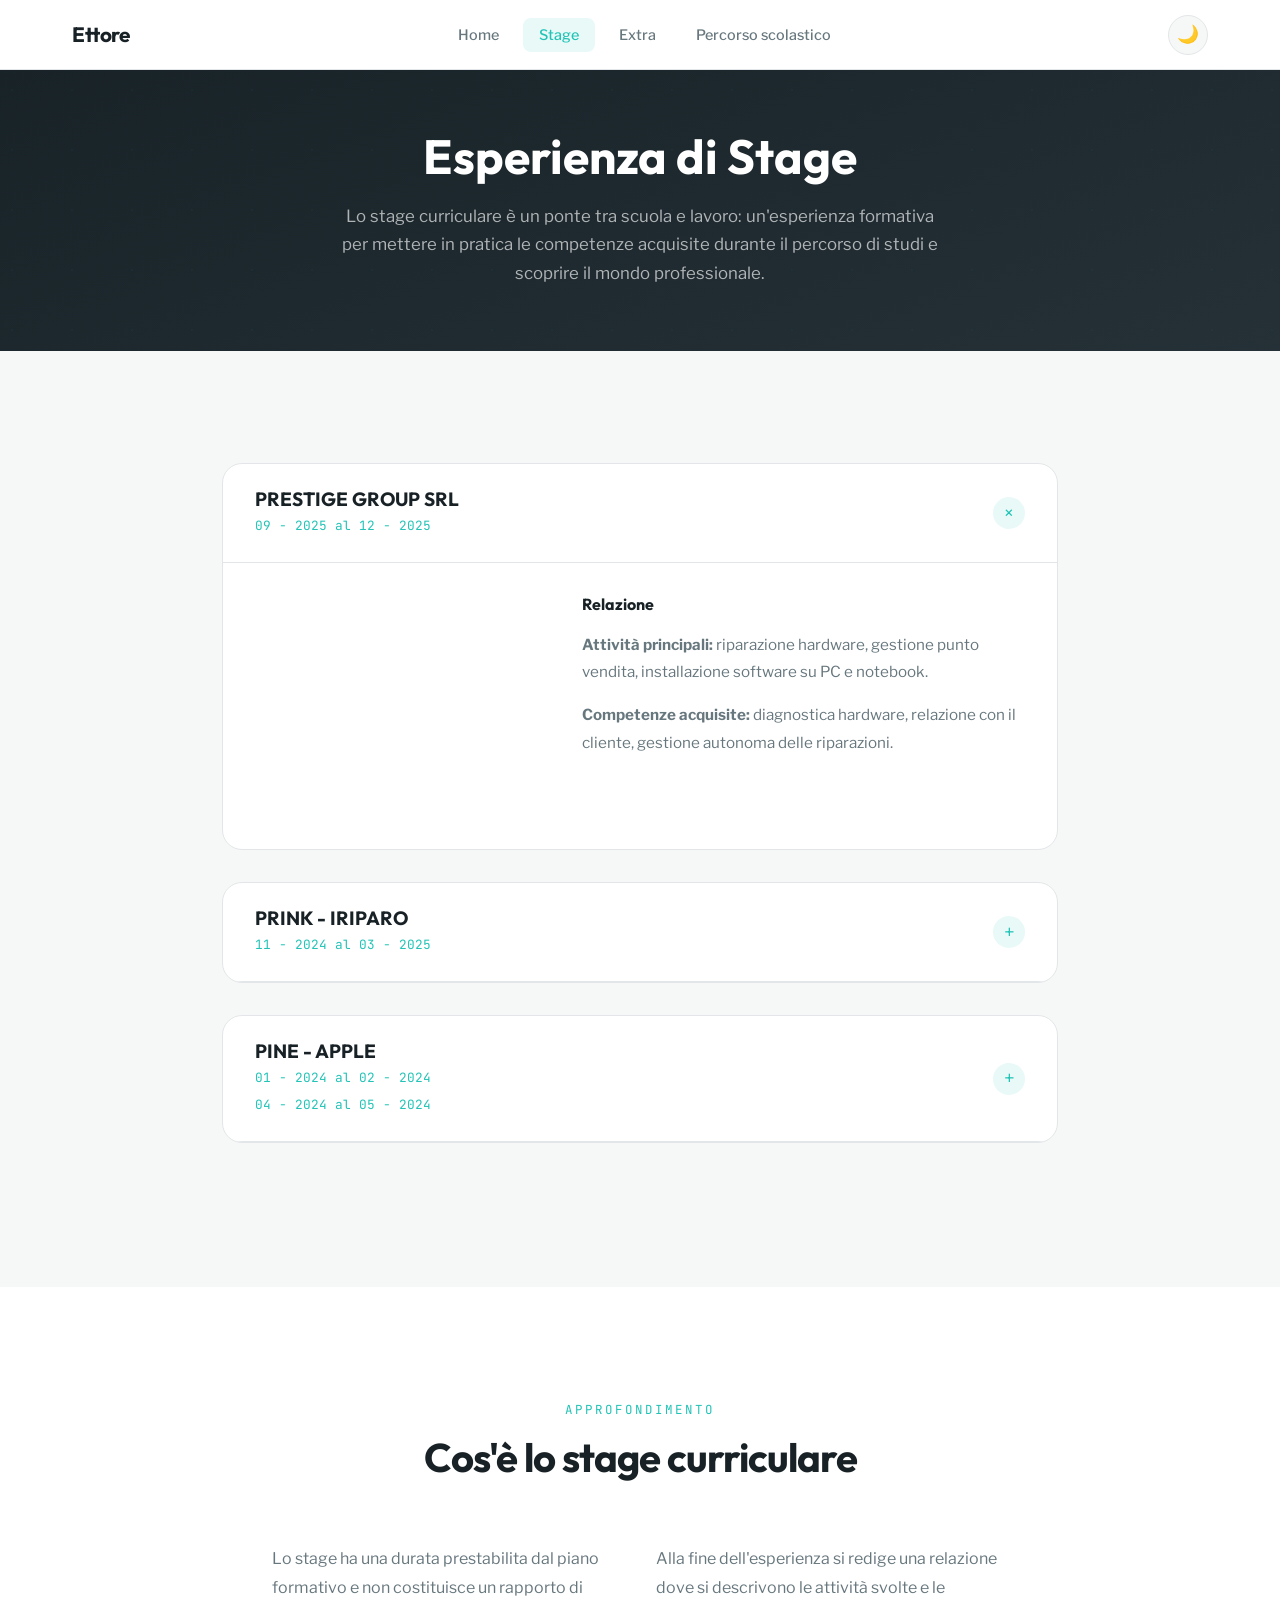
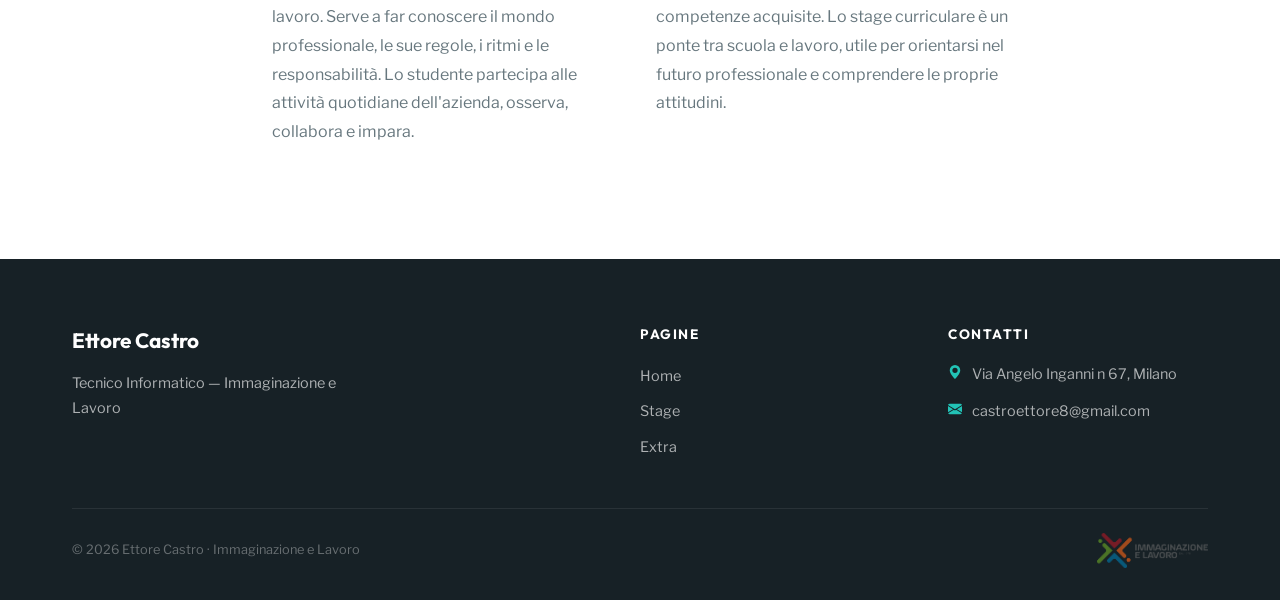
<file: stage.html>
<!DOCTYPE html>
<html lang="it" data-theme="ocean">
<head>
    <meta charset="UTF-8">
    <meta name="viewport" content="width=device-width, initial-scale=1.0">
    <title>Ettore Castro — Stage</title>

    <link rel="preconnect" href="https://fonts.googleapis.com">
    <link rel="preconnect" href="https://fonts.gstatic.com" crossorigin>
    <link href="https://fonts.googleapis.com/css2?family=Outfit:wght@400;500;600;700&family=Libre+Franklin:wght@400;500;600;700&family=JetBrains+Mono:wght@400;500&display=swap" rel="stylesheet">

    <link rel="stylesheet" href="./style.css">
</head>
<body>

    <!-- ====== NAVBAR ====== -->
    <nav class="site-nav">
        <div class="nav-inner">
            <a href="./index.html" class="nav-brand">Ettore</a>
            <button class="nav-burger" id="navBurger" aria-label="Apri menu">
                <span></span><span></span><span></span>
            </button>
            <ul class="nav-links" id="navLinks">
                <li><a href="./index.html">Home</a></li>
                <li><a href="#" class="active">Stage</a></li>
                <li><a href="./extra.html">Extra</a></li>
                <li><a href="./percorso.html">Percorso scolastico</a></li>
            </ul>
            <button class="theme-toggle" id="themeToggle" aria-label="Cambia tema">🌙</button>
        </div>
    </nav>

    <!-- ====== PAGE HERO ====== -->
    <section class="page-hero">
        <div class="hero-pattern"></div>
        <div class="section-container">
            <h1 class="reveal">Esperienza di Stage</h1>
            <p class="hero-sub reveal reveal-delay-1">
                Lo stage curriculare è un ponte tra scuola e lavoro: un'esperienza formativa 
                per mettere in pratica le competenze acquisite durante il percorso di studi 
                e scoprire il mondo professionale.
            </p>
        </div>
    </section>

    <!-- ====== STAGE CARDS ====== -->
    <section class="section">
        <div class="section-container" style="max-width: 900px;">

            <!-- MODIFICA: Stage 1 -->
            <div class="stage-card open reveal">
                <div class="stage-card-header">
                    <div>
                        <h3>PRESTIGE GROUP SRL</h3>
                        <span class="stage-date">09 - 2025 al 12 - 2025</span>
                    </div>
                    <div class="stage-card-toggle">+</div>
                </div>
                <div class="stage-card-body">
                    <div class="stage-grid">
                        <div class="stage-map-frame">
                            <!-- MODIFICA: embed Google Maps del tuo stage -->
                            <iframe src="https://www.google.com/maps/embed?pb=!1m18!1m12!1m3!1d2797.1806644297835!2d9.271630276173406!3d45.48630653196361!2m3!1f0!2f0!3f0!3m2!1i1024!2i768!4f13.1!3m3!1m2!1s0x4786c62d986f62eb%3A0xa89ce23527aa8575!2sPrestige%20Group%20Srl!5e0!3m2!1sit!2sit!4v1763026116527!5m2!1sit!2sit" allowfullscreen="" loading="lazy" referrerpolicy="no-referrer-when-downgrade"></iframe>
                        </div>
                        <div class="stage-relazione">
                            <!-- MODIFICA: scrivi la tua relazione di stage -->
                            <h4>Relazione</h4>
                            <p></p>
                            <p style="margin-top: 1rem;">
                                <strong>Attività principali:</strong> riparazione hardware, 
                                gestione punto vendita, installazione software su PC e notebook.
                            </p>
                            <p style="margin-top: 1rem;">
                                <strong>Competenze acquisite:</strong> diagnostica hardware, 
                                relazione con il cliente, gestione autonoma delle riparazioni.
                            </p>
                        </div>
                    </div>
                </div>
            </div>

            <!-- MODIFICA: Stage 2 (duplica questo blocco per aggiungerne altri) -->
            <div class="stage-card reveal reveal-delay-1">
                <div class="stage-card-header">
                    <div>
                        <h3>PRINK - IRIPARO</h3>
                        <span class="stage-date">11 - 2024 al 03 - 2025</span>
                    </div>
                    <div class="stage-card-toggle">+</div>
                </div>
                <div class="stage-card-body">
                    <div class="stage-grid">
                        <div class="stage-map-frame">
                            <!-- MODIFICA: mappa del secondo stage -->
                            <iframe src="https://www.google.com/maps/embed?pb=!1m18!1m12!1m3!1d183.92955426319662!2d9.223489132424108!3d45.50792737626597!2m3!1f0!2f0!3f0!3m2!1i1024!2i768!4f13.1!3m3!1m2!1s0x4786c7aee11e3159%3A0x9ee0fafafecdb3f8!2siRiparo%20Milano%20Gorla!5e0!3m2!1sit!2sit!4v1776163130334!5m2!1sit!2sit" width="600" height="450" style="border:0;" allowfullscreen="" loading="lazy" referrerpolicy="no-referrer-when-downgrade"></iframe>" allowfullscreen="" loading="lazy"></iframe>
                        </div>
                        <div class="stage-relazione">
                            <h4>Relazione</h4>
                            <p>Ho svolto lo stage nel 2024-2025 in ambito informatico presso Prink-Iriparo, in Viale Monza 170, vicino alla fermata Gorla della metropolitana rossa.
                                Il negozio vende cartucce per stampanti, ripara smartphone, tablet e talvolta PC portatili, e recentemente 
                                è diventato anche Buffetti, offrendo cartoleria e servizi digitali come PEC, SPID, firma digitale e software.
                                Il negozio è diviso in tre aree: Prink, Iriparo e Buffetti. Lavoravo insieme a due colleghi che si alternavano e occasionalmente al mio fianco c’erano i responsabili. 
                                I tre superiori gestiscono anche altri negozi a Saronno e Legnano, quindi alcuni li ho incontrati solo di persona in casi particolari.
                                Il mio ruolo non era fisso: accoglievo clienti, imparavo a riparare smartphone, applicare pellicole protettive e gestire la cassa, facendo tutte le attività che vedevo fare ai colleghi e superiori. 
                                Lavoravamo sempre in due e, se avevo difficoltà, ricevevo supporto.</p>
                        </div>
                    </div>
                </div>
            </div>

            <div class="stage-card reveal reveal-delay-1">
                <div class="stage-card-header">
                    <div>
                        <h3>PINE - APPLE</h3>
                        <span class="stage-date">01 - 2024 al 02 - 2024 <br>
                            04 - 2024 al 05 - 2024</span>
                    </div>
                    <div class="stage-card-toggle">+</div>
                </div>
                <div class="stage-card-body">
                    <div class="stage-grid">
                        <div class="stage-map-frame">
                            <!-- MODIFICA: mappa del secondo stage -->
                            <iframe src="https://www.google.com/maps/embed?pb=!1m18!1m12!1m3!1d962.4978018157984!2d9.225785582805797!3d45.52132740277804!2m3!1f0!2f0!3f0!3m2!1i1024!2i768!4f13.1!3m3!1m2!1s0x4786c7680501eed7%3A0x76b3b88fa35b42bc!2sLa%20Casa%20dei%20Giochi!5e0!3m2!1sit!2sit!4v1776163227002!5m2!1sit!2sit" width="600" height="450" style="border:0;" allowfullscreen="" loading="lazy" referrerpolicy="no-referrer-when-downgrade"></iframe>
                        </div>
                        <div class="stage-relazione">
                            <h4>Relazione</h4>
                            <p>Ho svolto lo stage presso Pine-Apple, alla Casa dei Giochi, Via Sant'Uguzzone 8, mentre la sede principale si trova a Terre del Reno (FE), Viale Europa 9. 
                                Ero con sei compagni di classe e, come loro, non avevamo postazioni fisse: ogni gruppo aveva la sua aula. 
                                Altri studenti e i superiori lavoravano in uffici separati.
                                Ogni giorno ci venivano assegnate task diverse con scadenze precise. 
                                La prima consisteva nel creare un PowerPoint con ciò che volevamo imparare. 
                                Alcuni giorni erano più impegnativi, altri meno.
                                L’ultimo giorno abbiamo firmato i registri delle ore e delle attività svolte e concluso il percorso in modo informale e simpatico.</p>
                        </div>
                    </div>
                </div>
            </div>


        </div>
    </section>

    <!-- ====== COS'È UNO STAGE (sezione di approfondimento) ====== -->
    <section class="section section-alt">
        <div class="section-container" style="max-width: 800px;">
            <div class="section-header center reveal">
                <span class="section-label">Approfondimento</span>
                <h2 class="section-title">Cos'è lo stage curriculare</h2>
            </div>
            <div class="reveal" style="display: grid; grid-template-columns: 1fr 1fr; gap: 2rem;">
                <div>
                    <p style="color: var(--text-secondary); line-height: 1.8;">
                        Lo stage ha una durata prestabilita dal piano formativo e non costituisce 
                        un rapporto di lavoro. Serve a far conoscere il mondo professionale, le sue 
                        regole, i ritmi e le responsabilità. Lo studente partecipa alle attività 
                        quotidiane dell'azienda, osserva, collabora e impara.
                    </p>
                </div>
                <div>
                    <p style="color: var(--text-secondary); line-height: 1.8;">
                        Alla fine dell'esperienza si redige una relazione dove si descrivono le 
                        attività svolte e le competenze acquisite. Lo stage curriculare è un ponte 
                        tra scuola e lavoro, utile per orientarsi nel futuro professionale e comprendere 
                        le proprie attitudini.
                    </p>
                </div>
            </div>
        </div>
    </section>

    <!-- ====== FOOTER ====== -->
    <footer class="site-footer">
        <div class="section-container">
            <div class="footer-grid">
                <div>
                    <p class="footer-brand">Ettore Castro</p>
                    <p class="footer-desc">Tecnico Informatico — Immaginazione e Lavoro</p>
                </div>
                <div>
                    <p class="footer-heading">Pagine</p>
                    <ul class="footer-links">
                        <li><a href="../index.html">Home</a></li>
                        <li><a href="#">Stage</a></li>
                        <li><a href="./extra.html">Extra</a></li>
                    </ul>
                </div>
                <div>
                    <p class="footer-heading">Contatti</p>
                    <div class="footer-contact-item">
                        <svg xmlns="http://www.w3.org/2000/svg" width="14" height="14" fill="currentColor" viewBox="0 0 16 16"><path d="M8 16s6-5.686 6-10A6 6 0 0 0 2 6c0 4.314 6 10 6 10m0-7a3 3 0 1 1 0-6 3 3 0 0 1 0 6"/></svg>
                        <span>Via Angelo Inganni n 67, Milano</span>
                    </div>
                    <div class="footer-contact-item">
                        <svg xmlns="http://www.w3.org/2000/svg" width="14" height="14" fill="currentColor" viewBox="0 0 16 16"><path d="M.05 3.555A2 2 0 0 1 2 2h12a2 2 0 0 1 1.95 1.555L8 8.414zM0 4.697v7.104l5.803-3.558zM6.761 8.83l-6.57 4.027A2 2 0 0 0 2 14h12a2 2 0 0 0 1.808-1.144l-6.57-4.027L8 9.586zm3.436-.586L16 11.801V4.697z"/></svg>
                        <span>castroettore8@gmail.com</span>
                    </div>
                </div>
            </div>
            <div class="footer-bottom">
                <span class="footer-copy">© 2026 Ettore Castro · Immaginazione e Lavoro</span>
                <img src="./img/Logo Scuola.webp" class="footer-logo" alt="Logo scuola">
            </div>
        </div>
    </footer>

    <script src="./script.js"></script>
</body>
</html>
</file>
<file: style.css>
/* ============================================================
   TEMPLATE SITO PERSONALE - QUARTA INFORMATICA
   ============================================================
   
   COME PERSONALIZZARE:
   
   1. SCEGLI UN TEMA
      Cambia data-theme="default" nel tag <html> di ogni pagina.
      Temi disponibili: default, ocean, sunset, forest, lavender, mono
   
   2. DARK MODE
      Il bottone in navbar attiva/disattiva la dark mode.
      Funziona automaticamente con tutti i temi.
   
   3. COLORI CUSTOM
      Se vuoi un colore tutto tuo, modifica le variabili in
      [data-theme="default"] qui sotto.
   
   4. FONT
      Cambia il link Google Fonts nell'HTML e aggiorna
      --font-display e --font-body qui sotto.
   
   5. ANIMAZIONI
      Ogni elemento con classe .reveal si anima allo scroll.
      Aggiungi .reveal-delay-1, .reveal-delay-2, ecc. per ritardi.
   
   ============================================================ */

/* === TEMI PRECONFIGURATI === */
/* Cambia data-theme="" nel tag <html> per switchare tema */

[data-theme="default"] {
    --hue: 240;
    --accent-h: 350;
    --accent-s: 80%;
    --accent-l: 55%;
}

[data-theme="ocean"] {
    --hue: 200;
    --accent-h: 175;
    --accent-s: 70%;
    --accent-l: 45%;
}

[data-theme="sunset"] {
    --hue: 25;
    --accent-h: 15;
    --accent-s: 85%;
    --accent-l: 55%;
}

[data-theme="forest"] {
    --hue: 150;
    --accent-h: 145;
    --accent-s: 55%;
    --accent-l: 40%;
}

[data-theme="lavender"] {
    --hue: 270;
    --accent-h: 280;
    --accent-s: 60%;
    --accent-l: 55%;
}

[data-theme="mono"] {
    --hue: 0;
    --accent-h: 0;
    --accent-s: 0%;
    --accent-l: 25%;
}

/* === SISTEMA COLORI (generato da variabili) === */
:root {
    /* Font */
    --font-display: 'Outfit', sans-serif;
    --font-body: 'Libre Franklin', sans-serif;
    --font-mono: 'JetBrains Mono', monospace;
    
    /* Sizing */
    --radius-sm: 8px;
    --radius-md: 14px;
    --radius-lg: 20px;
    --radius-full: 100px;
    
    /* Transitions */
    --ease-out: cubic-bezier(0.16, 1, 0.3, 1);
    --ease-spring: cubic-bezier(0.34, 1.56, 0.64, 1);
    --duration-fast: 0.2s;
    --duration-normal: 0.4s;
    --duration-slow: 0.7s;
    
    /* Navbar height */
    --nav-height: 70px;
}

/* Light mode (default) */
html:not([data-dark]) {
    --bg-primary: hsl(var(--hue), 15%, 97%);
    --bg-secondary: #ffffff;
    --bg-elevated: #ffffff;
    --bg-hero: hsl(var(--hue), 25%, 12%);
    --bg-hero-2: hsl(var(--hue), 20%, 18%);
    
    --text-primary: hsl(var(--hue), 20%, 12%);
    --text-secondary: hsl(var(--hue), 10%, 45%);
    --text-tertiary: hsl(var(--hue), 8%, 60%);
    --text-on-dark: #ffffff;
    --text-on-dark-muted: rgba(255,255,255,0.65);
    
    --border-light: hsl(var(--hue), 10%, 90%);
    --border-medium: hsl(var(--hue), 10%, 85%);
    
    --shadow-sm: 0 2px 8px rgba(0,0,0,0.04);
    --shadow-md: 0 8px 30px rgba(0,0,0,0.06);
    --shadow-lg: 0 20px 60px rgba(0,0,0,0.08);
    --shadow-accent: 0 8px 30px hsla(var(--accent-h), var(--accent-s), var(--accent-l), 0.25);
}

/* Dark mode */
html[data-dark] {
    --bg-primary: hsl(var(--hue), 15%, 8%);
    --bg-secondary: hsl(var(--hue), 12%, 12%);
    --bg-elevated: hsl(var(--hue), 12%, 15%);
    --bg-hero: hsl(var(--hue), 20%, 5%);
    --bg-hero-2: hsl(var(--hue), 15%, 10%);
    
    --text-primary: hsl(var(--hue), 10%, 92%);
    --text-secondary: hsl(var(--hue), 8%, 60%);
    --text-tertiary: hsl(var(--hue), 6%, 45%);
    --text-on-dark: #ffffff;
    --text-on-dark-muted: rgba(255,255,255,0.55);
    
    --border-light: hsl(var(--hue), 10%, 18%);
    --border-medium: hsl(var(--hue), 10%, 22%);
    
    --shadow-sm: 0 2px 8px rgba(0,0,0,0.2);
    --shadow-md: 0 8px 30px rgba(0,0,0,0.3);
    --shadow-lg: 0 20px 60px rgba(0,0,0,0.4);
    --shadow-accent: 0 8px 30px hsla(var(--accent-h), var(--accent-s), var(--accent-l), 0.2);
}

/* Accent color (uguale in light e dark) */
html {
    --accent: hsl(var(--accent-h), var(--accent-s), var(--accent-l));
    --accent-hover: hsl(var(--accent-h), var(--accent-s), calc(var(--accent-l) - 8%));
    --accent-soft: hsla(var(--accent-h), var(--accent-s), var(--accent-l), 0.1);
    --accent-medium: hsla(var(--accent-h), var(--accent-s), var(--accent-l), 0.2);
}

/* === RESET & BASE === */
*, *::before, *::after {
    margin: 0;
    padding: 0;
    box-sizing: border-box;
}

html {
    scroll-behavior: smooth;
}

body {
    font-family: var(--font-body);
    color: var(--text-primary);
    background-color: var(--bg-primary);
    line-height: 1.7;
    transition: background-color var(--duration-normal) var(--ease-out),
                color var(--duration-normal) var(--ease-out);
    -webkit-font-smoothing: antialiased;
}

h1, h2, h3, h4, h5, h6 {
    font-family: var(--font-display);
    font-weight: 700;
    color: var(--text-primary);
    line-height: 1.2;
}

a {
    color: var(--accent);
    text-decoration: none;
    transition: color var(--duration-fast);
}

a:hover {
    color: var(--accent-hover);
}

img {
    max-width: 100%;
    display: block;
}

/* === NAVBAR === */
.site-nav {
    position: fixed;
    top: 0;
    left: 0;
    right: 0;
    height: var(--nav-height);
    background: var(--bg-secondary);
    border-bottom: 1px solid var(--border-light);
    z-index: 1000;
    display: flex;
    align-items: center;
    transition: background var(--duration-normal) var(--ease-out),
                border-color var(--duration-normal) var(--ease-out),
                box-shadow var(--duration-normal) var(--ease-out);
}

.site-nav.scrolled {
    box-shadow: var(--shadow-sm);
}

.nav-inner {
    width: 100%;
    max-width: 1200px;
    margin: 0 auto;
    padding: 0 2rem;
    display: flex;
    align-items: center;
    justify-content: space-between;
}

.nav-brand {
    font-family: var(--font-display);
    font-weight: 700;
    font-size: 1.3rem;
    color: var(--text-primary);
    text-decoration: none;
    letter-spacing: -0.5px;
}

.nav-links {
    display: flex;
    align-items: center;
    gap: 0.5rem;
    list-style: none;
}

.nav-links a {
    font-family: var(--font-body);
    font-weight: 500;
    font-size: 0.9rem;
    color: var(--text-secondary);
    padding: 0.5rem 1rem;
    border-radius: var(--radius-sm);
    text-decoration: none;
    transition: all var(--duration-fast);
}

.nav-links a:hover,
.nav-links a.active {
    color: var(--accent);
    background: var(--accent-soft);
}

/* Dark mode toggle */
.theme-toggle {
    width: 40px;
    height: 40px;
    border-radius: 50%;
    border: 1px solid var(--border-light);
    background: var(--bg-primary);
    cursor: pointer;
    display: flex;
    align-items: center;
    justify-content: center;
    font-size: 1.1rem;
    transition: all var(--duration-fast);
    margin-left: 0.5rem;
    color: var(--text-secondary);
}

.theme-toggle:hover {
    border-color: var(--accent);
    color: var(--accent);
    transform: rotate(20deg);
}

/* Mobile nav */
.nav-burger {
    display: none;
    flex-direction: column;
    gap: 5px;
    cursor: pointer;
    background: none;
    border: none;
    padding: 5px;
}

.nav-burger span {
    width: 22px;
    height: 2px;
    background: var(--text-primary);
    border-radius: 2px;
    transition: all var(--duration-fast);
}

/* === HERO === */
.hero {
    min-height: 100vh;
    display: flex;
    align-items: center;
    justify-content: center;
    text-align: center;
    background: linear-gradient(160deg, var(--bg-hero) 0%, var(--bg-hero-2) 100%);
    position: relative;
    overflow: hidden;
    padding-top: var(--nav-height);
}

/* Pattern decorativo sullo sfondo dell'hero */
.hero-pattern {
    position: absolute;
    inset: 0;
    opacity: 0.04;
    background-image: 
        radial-gradient(circle at 20% 50%, var(--accent) 1px, transparent 1px),
        radial-gradient(circle at 80% 20%, var(--accent) 1px, transparent 1px),
        radial-gradient(circle at 60% 80%, var(--accent) 1px, transparent 1px);
    background-size: 80px 80px, 60px 60px, 100px 100px;
}

/* Cerchi decorativi */
.hero-blob {
    position: absolute;
    border-radius: 50%;
    filter: blur(80px);
    opacity: 0.15;
}

.hero-blob-1 {
    width: 500px;
    height: 500px;
    background: var(--accent);
    top: -15%;
    right: -10%;
}

.hero-blob-2 {
    width: 350px;
    height: 350px;
    background: hsl(var(--hue), 50%, 50%);
    bottom: -10%;
    left: -5%;
}

.hero-content {
    position: relative;
    z-index: 1;
    padding: 2rem;
}

.hero-label {
    display: inline-block;
    font-family: var(--font-mono);
    font-size: 0.8rem;
    letter-spacing: 2px;
    text-transform: uppercase;
    color: var(--accent);
    background: var(--accent-soft);
    padding: 0.4rem 1.2rem;
    border-radius: var(--radius-full);
    margin-bottom: 1.5rem;
}

.hero h1 {
    font-size: clamp(2.5rem, 6vw, 4.5rem);
    color: var(--text-on-dark);
    letter-spacing: -2px;
    margin-bottom: 0.8rem;
}

.hero .hero-sub {
    font-size: clamp(1rem, 2vw, 1.3rem);
    color: var(--text-on-dark-muted);
    font-weight: 400;
    max-width: 500px;
    margin: 0 auto;
}

.hero-cta {
    margin-top: 2.5rem;
    display: flex;
    gap: 1rem;
    justify-content: center;
    flex-wrap: wrap;
}

/* === BOTTONI === */
.btn-primary-custom {
    display: inline-flex;
    align-items: center;
    gap: 0.5rem;
    padding: 0.85rem 2rem;
    background: var(--accent);
    color: #fff;
    border: none;
    border-radius: var(--radius-full);
    font-family: var(--font-body);
    font-weight: 600;
    font-size: 0.95rem;
    cursor: pointer;
    text-decoration: none;
    transition: all var(--duration-fast) var(--ease-out);
}

.btn-primary-custom:hover {
    background: var(--accent-hover);
    color: #fff;
    transform: translateY(-2px);
    box-shadow: var(--shadow-accent);
}

.btn-outline-custom {
    display: inline-flex;
    align-items: center;
    gap: 0.5rem;
    padding: 0.85rem 2rem;
    background: transparent;
    color: var(--text-on-dark);
    border: 1px solid rgba(255,255,255,0.25);
    border-radius: var(--radius-full);
    font-family: var(--font-body);
    font-weight: 600;
    font-size: 0.95rem;
    cursor: pointer;
    text-decoration: none;
    transition: all var(--duration-fast) var(--ease-out);
}

.btn-outline-custom:hover {
    background: rgba(255,255,255,0.1);
    color: #fff;
    border-color: rgba(255,255,255,0.5);
}

/* Variante per sfondi chiari */
.btn-outline-light {
    color: var(--text-primary);
    border-color: var(--border-medium);
}

.btn-outline-light:hover {
    color: var(--accent);
    border-color: var(--accent);
    background: var(--accent-soft);
}

/* === SEZIONI === */
.section {
    padding: 7rem 0;
}

.section-alt {
    background: var(--bg-secondary);
}

.section-container {
    max-width: 1200px;
    margin: 0 auto;
    padding: 0 2rem;
}

.section-header {
    margin-bottom: 4rem;
}

.section-label {
    font-family: var(--font-mono);
    font-size: 0.78rem;
    text-transform: uppercase;
    letter-spacing: 3px;
    color: var(--accent);
    margin-bottom: 0.8rem;
    display: block;
}

.section-title {
    font-size: clamp(1.8rem, 3.5vw, 2.5rem);
    letter-spacing: -1px;
    margin-bottom: 0.5rem;
}

.section-desc {
    font-size: 1.05rem;
    color: var(--text-secondary);
    max-width: 550px;
}

/* Centrato */
.section-header.center {
    text-align: center;
}

.section-header.center .section-desc {
    margin: 0 auto;
}

/* === BIO === */
.bio-grid {
    display: grid;
    grid-template-columns: 1fr 1fr;
    gap: 5rem;
    align-items: center;
}

.bio-image {
    position: relative;
}

.bio-image-frame {
    width: 100%;
    aspect-ratio: 4/5;
    border-radius: var(--radius-lg);
    overflow: hidden;
    box-shadow: var(--shadow-lg);
    position: relative;
}

.bio-image-frame img {
    width: 100%;
    height: 100%;
    object-fit: cover;
}

/* Decorazione immagine - quadrato accent */
.bio-image::after {
    content: '';
    position: absolute;
    width: 100px;
    height: 100px;
    border: 3px solid var(--accent);
    border-radius: var(--radius-md);
    bottom: -20px;
    right: -20px;
    z-index: -1;
    opacity: 0.5;
}

.bio-text-area p {
    font-size: 1.05rem;
    color: var(--text-secondary);
    margin-bottom: 1.5rem;
    line-height: 1.8;
}

/* Info pills nella bio */
.bio-pills {
    display: flex;
    flex-wrap: wrap;
    gap: 0.6rem;
    margin-top: 1.5rem;
}

.bio-pill {
    display: inline-flex;
    align-items: center;
    gap: 0.4rem;
    padding: 0.4rem 1rem;
    background: var(--accent-soft);
    color: var(--accent);
    border-radius: var(--radius-full);
    font-size: 0.85rem;
    font-weight: 600;
}

/* === PASSIONI (Grid) === */
.passions-grid {
    display: grid;
    grid-template-columns: repeat(auto-fit, minmax(300px, 1fr));
    gap: 2rem;
}

.passion-card {
    background: var(--bg-elevated);
    border: 1px solid var(--border-light);
    border-radius: var(--radius-md);
    overflow: hidden;
    transition: transform var(--duration-normal) var(--ease-spring),
                box-shadow var(--duration-normal) var(--ease-out);
}

.passion-card:hover {
    transform: translateY(-8px);
    box-shadow: var(--shadow-md);
}

.passion-card-img {
    height: 220px;
    overflow: hidden;
}

.passion-card-img img {
    width: 100%;
    height: 100%;
    object-fit: cover;
    transition: transform var(--duration-slow) var(--ease-out);
}

.passion-card:hover .passion-card-img img {
    transform: scale(1.05);
}

.passion-card-body {
    padding: 1.5rem;
}

.passion-card-tag {
    font-family: var(--font-mono);
    font-size: 0.72rem;
    text-transform: uppercase;
    letter-spacing: 1.5px;
    color: var(--accent);
    margin-bottom: 0.6rem;
    display: block;
}

.passion-card-body h3 {
    font-size: 1.2rem;
    margin-bottom: 0.5rem;
}

.passion-card-body p {
    font-size: 0.92rem;
    color: var(--text-secondary);
}

/* === CV === */
.cv-paper {
    background: var(--bg-elevated);
    border: 1px solid var(--border-light);
    border-radius: var(--radius-lg);
    padding: clamp(2rem, 4vw, 3.5rem);
    max-width: 850px;
    margin: 0 auto;
    box-shadow: var(--shadow-md);
    transition: background var(--duration-normal), border-color var(--duration-normal);
}

.cv-header {
    display: flex;
    justify-content: space-between;
    align-items: flex-start;
    flex-wrap: wrap;
    gap: 1rem;
    margin-bottom: 2rem;
    padding-bottom: 2rem;
    border-bottom: 2px solid var(--border-light);
}

.cv-name {
    font-size: 2rem;
    letter-spacing: -1px;
}

.cv-role {
    color: var(--accent);
    font-weight: 500;
    font-size: 1.1rem;
}

.cv-contact-mini {
    display: flex;
    flex-direction: column;
    gap: 0.3rem;
    font-size: 0.85rem;
    color: var(--text-secondary);
    text-align: right;
}

.cv-section-title {
    font-family: var(--font-mono);
    font-size: 0.75rem;
    text-transform: uppercase;
    letter-spacing: 3px;
    color: var(--accent);
    margin-top: 2rem;
    margin-bottom: 1.2rem;
    display: flex;
    align-items: center;
    gap: 1rem;
}

.cv-section-title::after {
    content: '';
    flex: 1;
    height: 1px;
    background: var(--border-light);
}

.cv-entry {
    margin-bottom: 1.8rem;
    padding-left: 1rem;
    border-left: 2px solid var(--border-light);
    transition: border-color var(--duration-fast);
}

.cv-entry:hover {
    border-left-color: var(--accent);
}

.cv-entry-title {
    font-weight: 700;
    font-size: 1rem;
    color: var(--text-primary);
}

.cv-entry-place {
    color: var(--text-secondary);
    font-size: 0.95rem;
}

.cv-entry-date {
    font-family: var(--font-mono);
    font-size: 0.8rem;
    color: var(--accent);
    margin-top: 0.2rem;
    display: block;
}

.cv-entry-desc {
    color: var(--text-secondary);
    font-size: 0.92rem;
    margin-top: 0.3rem;
}

/* Lingue con barre */
.cv-lang {
    display: flex;
    align-items: center;
    justify-content: space-between;
    padding: 0.7rem 0;
    border-bottom: 1px solid var(--border-light);
}

.cv-lang:last-child {
    border-bottom: none;
}

.cv-lang-name {
    font-weight: 600;
    font-size: 0.95rem;
}

.cv-lang-level {
    display: flex;
    align-items: center;
    gap: 0.6rem;
}

.cv-lang-bar {
    width: 80px;
    height: 4px;
    background: var(--border-light);
    border-radius: 4px;
    overflow: hidden;
}

.cv-lang-bar-fill {
    height: 100%;
    background: var(--accent);
    border-radius: 4px;
    transition: width var(--duration-slow) var(--ease-out);
}

.cv-lang-label {
    font-size: 0.82rem;
    color: var(--text-tertiary);
    min-width: 80px;
    text-align: right;
}

/* === PAGINA STAGE === */
.page-hero {
    padding: 8rem 0 4rem;
    background: linear-gradient(160deg, var(--bg-hero) 0%, var(--bg-hero-2) 100%);
    text-align: center;
    position: relative;
    overflow: hidden;
}

.page-hero .hero-pattern {
    position: absolute;
    inset: 0;
    opacity: 0.03;
    background-image: 
        radial-gradient(circle at 20% 50%, var(--accent) 1px, transparent 1px);
    background-size: 60px 60px;
}

.page-hero h1 {
    font-size: clamp(2rem, 4vw, 3rem);
    color: var(--text-on-dark);
    position: relative;
}

.page-hero .hero-sub {
    color: var(--text-on-dark-muted);
    font-size: 1.05rem;
    max-width: 600px;
    margin: 1rem auto 0;
    position: relative;
}

/* Stage cards (alternativa all'accordion) */
.stage-card {
    background: var(--bg-elevated);
    border: 1px solid var(--border-light);
    border-radius: var(--radius-lg);
    overflow: hidden;
    margin-bottom: 2rem;
    transition: box-shadow var(--duration-normal);
}

.stage-card:hover {
    box-shadow: var(--shadow-md);
}

.stage-card-header {
    padding: 1.5rem 2rem;
    border-bottom: 1px solid var(--border-light);
    display: flex;
    align-items: center;
    justify-content: space-between;
    cursor: pointer;
    transition: background var(--duration-fast);
}

.stage-card-header:hover {
    background: var(--accent-soft);
}

.stage-card-header h3 {
    font-size: 1.2rem;
    margin: 0;
}

.stage-card-header .stage-date {
    font-family: var(--font-mono);
    font-size: 0.8rem;
    color: var(--accent);
}

.stage-card-toggle {
    width: 32px;
    height: 32px;
    border-radius: 50%;
    background: var(--accent-soft);
    display: flex;
    align-items: center;
    justify-content: center;
    transition: transform var(--duration-fast);
    color: var(--accent);
    font-size: 1.2rem;
}

.stage-card.open .stage-card-toggle {
    transform: rotate(45deg);
}

.stage-card-body {
    padding: 0 2rem;
    max-height: 0;
    overflow: hidden;
    transition: max-height var(--duration-slow) var(--ease-out),
                padding var(--duration-normal);
}

.stage-card.open .stage-card-body {
    padding: 2rem;
    max-height: 800px;
}

.stage-grid {
    display: grid;
    grid-template-columns: 2fr 3fr;
    gap: 2rem;
    align-items: start;
}

.stage-map-frame {
    border-radius: var(--radius-md);
    overflow: hidden;
    aspect-ratio: 4/3;
}

.stage-map-frame iframe {
    width: 100%;
    height: 100%;
    border: none;
}

.stage-relazione {
    font-size: 0.95rem;
    color: var(--text-secondary);
    line-height: 1.8;
}

.stage-relazione h4 {
    font-size: 1rem;
    margin-bottom: 0.5rem;
}

/* === EXTRA PAGE === */
.presenze-card {
    background: var(--bg-elevated);
    border: 1px solid var(--border-light);
    border-radius: var(--radius-lg);
    padding: 2.5rem;
    box-shadow: var(--shadow-sm);
    max-width: 500px;
    margin: 0 auto;
}

.presenze-card label {
    font-weight: 600;
    color: var(--text-primary);
    display: block;
    margin-bottom: 0.5rem;
    font-size: 0.9rem;
}

.presenze-input {
    display: flex;
    gap: 0.8rem;
    align-items: flex-end;
}

.presenze-card input[type="number"] {
    width: 120px;
    padding: 0.65rem 1rem;
    border: 1px solid var(--border-medium);
    border-radius: var(--radius-sm);
    font-family: var(--font-mono);
    font-size: 1rem;
    background: var(--bg-primary);
    color: var(--text-primary);
    transition: border-color var(--duration-fast);
}

.presenze-card input[type="number"]:focus {
    outline: none;
    border-color: var(--accent);
    box-shadow: 0 0 0 3px var(--accent-soft);
}

.btn-calcola {
    padding: 0.65rem 1.5rem;
    background: var(--accent);
    color: #fff;
    border: none;
    border-radius: var(--radius-sm);
    font-family: var(--font-body);
    font-weight: 600;
    cursor: pointer;
    transition: background var(--duration-fast);
}

.btn-calcola:hover {
    background: var(--accent-hover);
}

.progress-wrap {
    margin-top: 1.5rem;
}

.progress-bar-bg {
    height: 10px;
    background: var(--border-light);
    border-radius: var(--radius-full);
    overflow: hidden;
}

.progress-bar-fill {
    height: 100%;
    background: var(--accent);
    border-radius: var(--radius-full);
    transition: width var(--duration-slow) var(--ease-out);
    width: 100%;
}

.progress-label {
    font-family: var(--font-mono);
    font-size: 0.82rem;
    color: var(--text-tertiary);
    margin-top: 0.5rem;
}

/* Sezione gallery / contenuto libero */
.gallery-grid {
    display: grid;
    grid-template-columns: repeat(auto-fill, minmax(250px, 1fr));
    gap: 1rem;
}

.gallery-item {
    aspect-ratio: 1;
    border-radius: var(--radius-md);
    overflow: hidden;
    cursor: pointer;
    position: relative;
}

.gallery-item img {
    width: 100%;
    height: 100%;
    object-fit: cover;
    transition: transform var(--duration-slow) var(--ease-out);
}

.gallery-item:hover img {
    transform: scale(1.08);
}

.gallery-item-overlay {
    position: absolute;
    inset: 0;
    background: linear-gradient(transparent 50%, rgba(0,0,0,0.6));
    opacity: 0;
    transition: opacity var(--duration-fast);
    display: flex;
    align-items: flex-end;
    padding: 1rem;
}

.gallery-item:hover .gallery-item-overlay {
    opacity: 1;
}

.gallery-item-overlay span {
    color: #fff;
    font-weight: 600;
    font-size: 0.9rem;
}

/* === FOOTER === */
.site-footer {
    background: var(--bg-hero);
    color: var(--text-on-dark-muted);
    padding: 4rem 0 2rem;
}

.footer-grid {
    display: grid;
    grid-template-columns: 2fr 1fr 1fr;
    gap: 3rem;
    margin-bottom: 3rem;
}

.footer-brand {
    font-family: var(--font-display);
    font-size: 1.3rem;
    font-weight: 700;
    color: var(--text-on-dark);
    margin-bottom: 0.8rem;
}

.footer-desc {
    font-size: 0.9rem;
    line-height: 1.7;
    max-width: 300px;
}

.footer-heading {
    font-family: var(--font-display);
    font-size: 0.85rem;
    font-weight: 700;
    text-transform: uppercase;
    letter-spacing: 1.5px;
    color: var(--text-on-dark);
    margin-bottom: 1rem;
}

.footer-links {
    list-style: none;
    display: flex;
    flex-direction: column;
    gap: 0.5rem;
}

.footer-links a {
    color: var(--text-on-dark-muted);
    font-size: 0.9rem;
    transition: color var(--duration-fast);
}

.footer-links a:hover {
    color: var(--accent);
}

.footer-contact-item {
    display: flex;
    align-items: flex-start;
    gap: 0.6rem;
    margin-bottom: 0.8rem;
    font-size: 0.9rem;
}

.footer-contact-item svg {
    flex-shrink: 0;
    margin-top: 3px;
    color: var(--accent);
}

.footer-bottom {
    border-top: 1px solid rgba(255,255,255,0.08);
    padding-top: 1.5rem;
    display: flex;
    justify-content: space-between;
    align-items: center;
    flex-wrap: wrap;
    gap: 1rem;
}

.footer-copy {
    font-size: 0.8rem;
    color: rgba(255,255,255,0.35);
}

.footer-logo {
    height: 35px;
    opacity: 0.6;
}

/* === ANIMAZIONI SCROLL === */
.reveal {
    opacity: 0;
    transform: translateY(40px);
    transition: opacity var(--duration-slow) var(--ease-out),
                transform var(--duration-slow) var(--ease-out);
}

.reveal.visible {
    opacity: 1;
    transform: translateY(0);
}

.reveal-delay-1 { transition-delay: 0.1s; }
.reveal-delay-2 { transition-delay: 0.2s; }
.reveal-delay-3 { transition-delay: 0.3s; }
.reveal-delay-4 { transition-delay: 0.4s; }

/* Reveal da sinistra/destra */
.reveal-left {
    opacity: 0;
    transform: translateX(-40px);
    transition: opacity var(--duration-slow) var(--ease-out),
                transform var(--duration-slow) var(--ease-out);
}

.reveal-right {
    opacity: 0;
    transform: translateX(40px);
    transition: opacity var(--duration-slow) var(--ease-out),
                transform var(--duration-slow) var(--ease-out);
}

.reveal-left.visible,
.reveal-right.visible {
    opacity: 1;
    transform: translateX(0);
}

/* === RESPONSIVE === */
@media (max-width: 900px) {
    .bio-grid {
        grid-template-columns: 1fr;
        gap: 3rem;
    }
    
    .bio-image {
        max-width: 350px;
        margin: 0 auto;
    }

    .stage-grid {
        grid-template-columns: 1fr;
    }
    
    .footer-grid {
        grid-template-columns: 1fr;
        gap: 2rem;
    }
    
    .cv-header {
        flex-direction: column;
    }
    
    .cv-contact-mini {
        text-align: left;
    }
}

@media (max-width: 700px) {
    .nav-links {
        display: none;
        position: absolute;
        top: var(--nav-height);
        left: 0;
        right: 0;
        background: var(--bg-secondary);
        border-bottom: 1px solid var(--border-light);
        flex-direction: column;
        padding: 1rem 2rem;
    }
    
    .nav-links.open {
        display: flex;
    }
    
    .nav-burger {
        display: flex;
    }
    
    .theme-toggle {
        margin-left: auto;
        margin-right: 1rem;
    }
    
    .hero h1 {
        font-size: 2.2rem;
    }
    
    .passions-grid {
        grid-template-columns: 1fr;
    }
    
    .hero-cta {
        flex-direction: column;
        align-items: center;
    }
    
    .section {
        padding: 4rem 0;
    }
    
    .gallery-grid {
        grid-template-columns: repeat(2, 1fr);
    }
}


.disegni {
    display: flex;
    align-items: center;
}

.immagine-disegni, .testo-disegni {
    width: 70%;
}

.immagine-disegni {
    padding-right: 100px;
}

.sez-video {
    display: flex;
    flex-direction: column;
    align-items: center;
}

.strada-flex {
    display: flex;
}

.strada-img {
    width: 50%;
}
</file>
